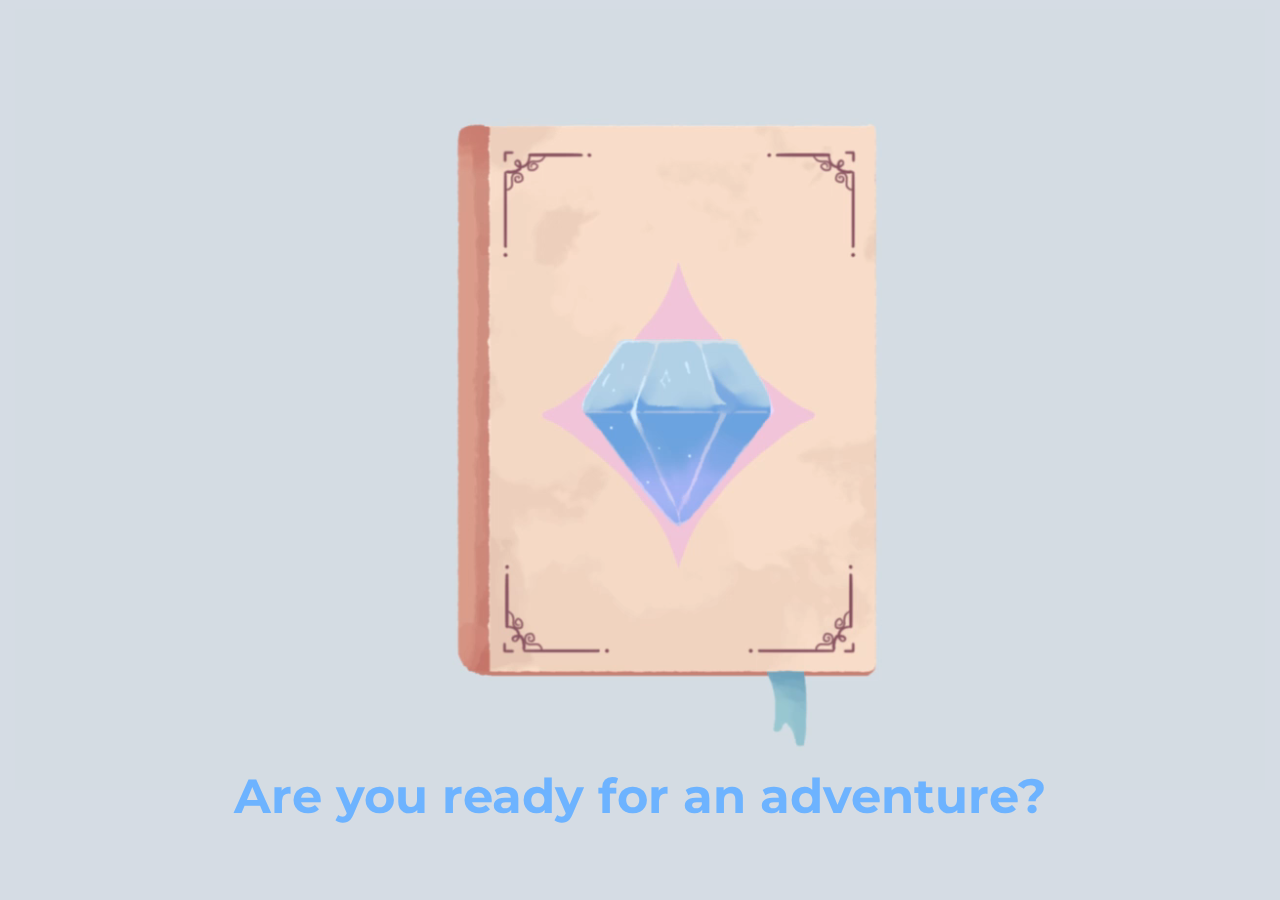
<file: MAIN/index.html>
<!DOCTYPE html>
<html>
<head>
<title>Tales of  Caratland</title>
 <meta charset="UTF-8">
  <meta name="description" content="A Fairytale-themed SEVENTEEN Artzine by Talented Fanartists">
  <meta name="viewport" content="width=device-width, initial-scale=1.0">
  <meta name="viewport" content="width=device-width" />
<link rel="stylesheet" href="https://stackpath.bootstrapcdn.com/bootstrap/4.4.1/css/bootstrap.min.css" integrity="sha384-Vkoo8x4CGsO3+Hhxv8T/Q5PaXtkKtu6ug5TOeNV6gBiFeWPGFN9MuhOf23Q9Ifjh" crossorigin="anonymous">
<script src="https://code.jquery.com/jquery-3.4.1.min.js"></script>
<script src="https://stackpath.bootstrapcdn.com/bootstrap/4.3.1/js/bootstrap.min.js" integrity="sha384-JjSmVgyd0p3pXB1rRibZUAYoIIy6OrQ6VrjIEaFf/nJGzIxFDsf4x0xIM+B07jRM" crossorigin="anonymous"></script>

<!-- CSS -->
<link rel="shortcut icon" href="img/faviconB.ico">
<link rel="stylesheet" type="text/css" href="css/css.css">
<link href="https://fonts.googleapis.com/css2?family=Montserrat:wght@500&display=swap" rel="stylesheet">
<link href="https://fonts.googleapis.com/css2?family=Handlee&display=swap" rel="stylesheet">

</head>

<body style="background-color:#D5DCE4; font-family: 'Handlee', cursive;">
<div id="anc" class="container-fluid">
	<video id="videoSM" width="100%" height="100%">
   	<source id="smallVid" style="display:none" height="800px" src="img/M2.mp4" type="video/mp4">
</video>
<video id="videoBG" width="100%" height="800">
    <source id="bigVid" style="display:none" src="img/M1.mp4" type="video/mp4">
</video>
	<div class="container Hclk">
	<h2 class="cntAlign" style="cursor:pointer"><a href="#anc" id="1clickH"  onclick="playVideo()">Are you ready for an <span class="bluee">adventure?</span></a></h2>
	</div>
</div>

</body>
<script type="text/javascript">
	$(document).ready(function () {
  if ($(window).width() > 800) {
    $('#videoBG').css('display', 'block');
  } else {
    $('#videoSM').css('display', 'block');
  }
});
</script>

<script type="text/javascript">
	function playVideo(){
    var video = document.getElementById('videoBG');
    var videoS = document.getElementById('videoSM');
    var textx = document.getElementById('1clickH');
    textx.style.display = "none";

    if(window.screen.width > 800) {
    video.style.display = "block";
    video.play();
	}else{
    videoS.style.display = "block";
    videoS.play();
    
	}
    video.addEventListener('ended',function(){
       window.location = 'menu.html';
  });
    videoS.addEventListener('ended',function(){
       window.location = 'menu.html';
  });
}
	
</script>
</html>
</file>
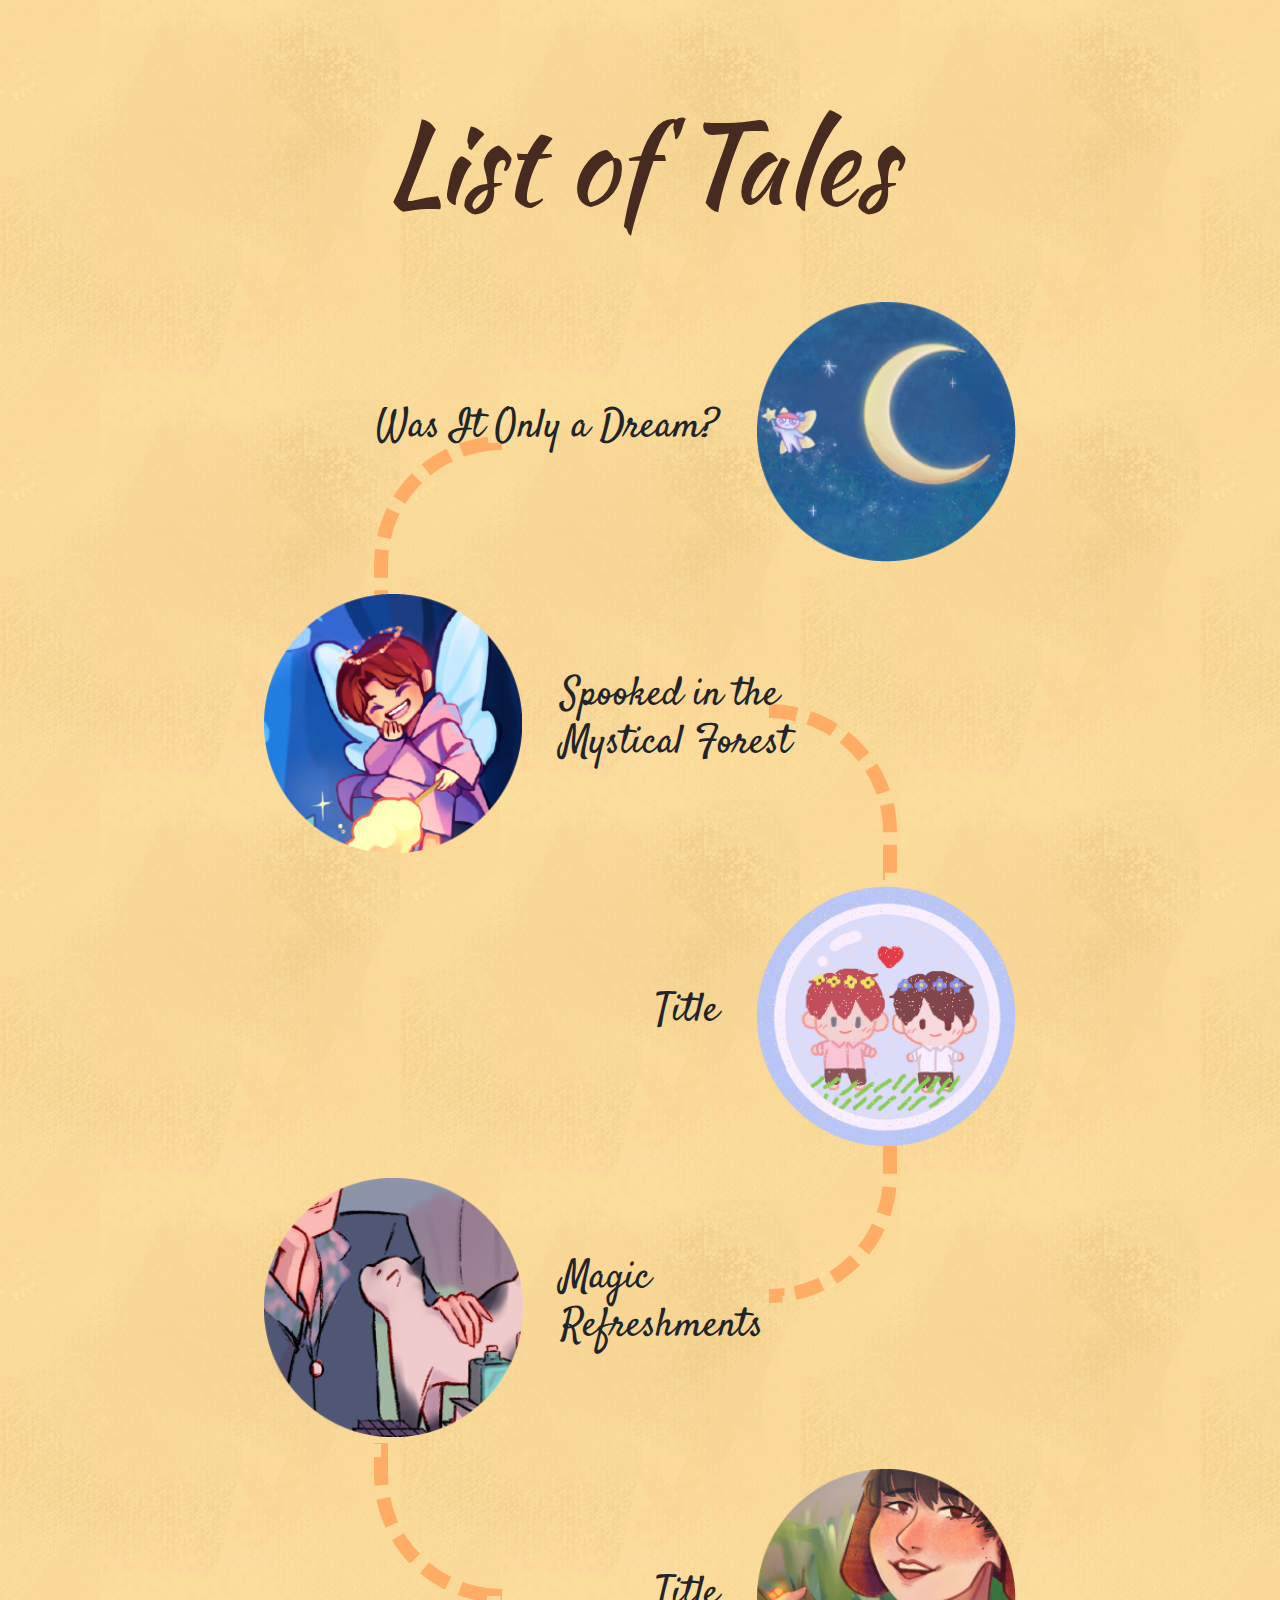
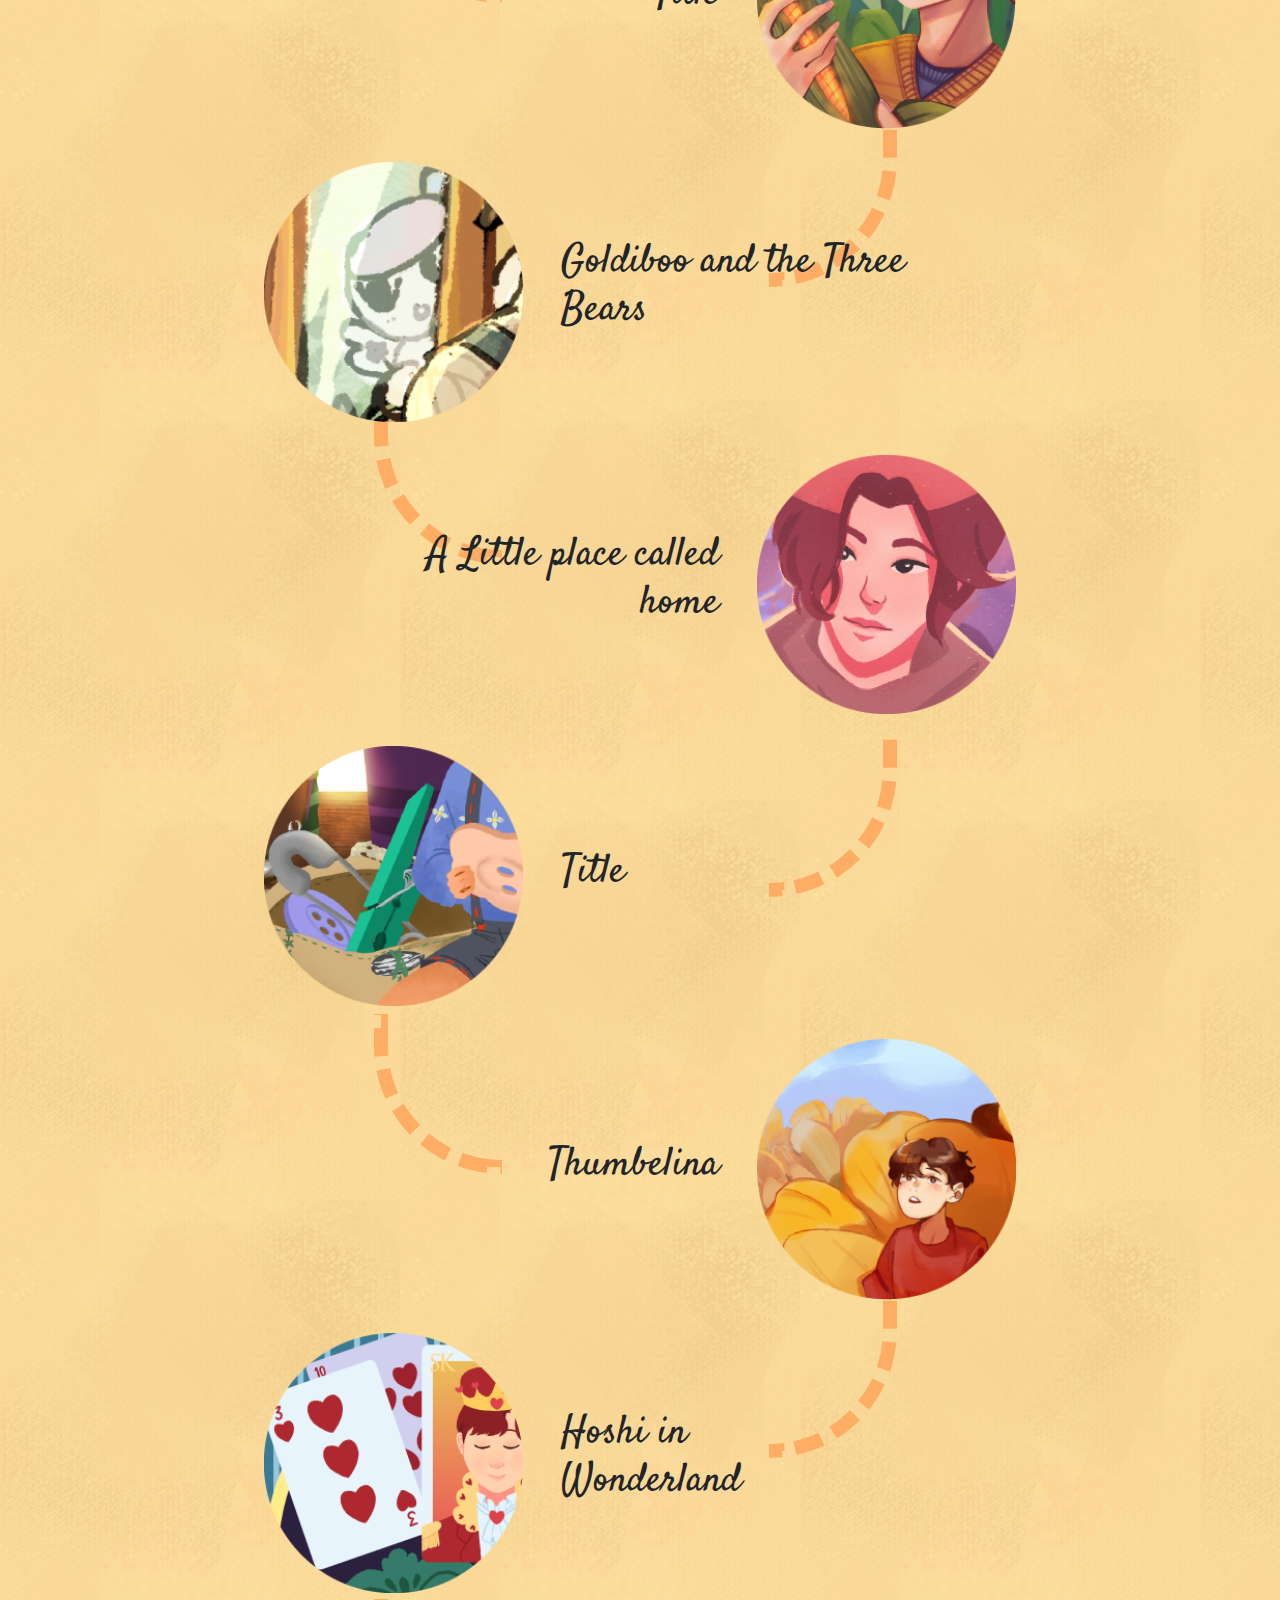
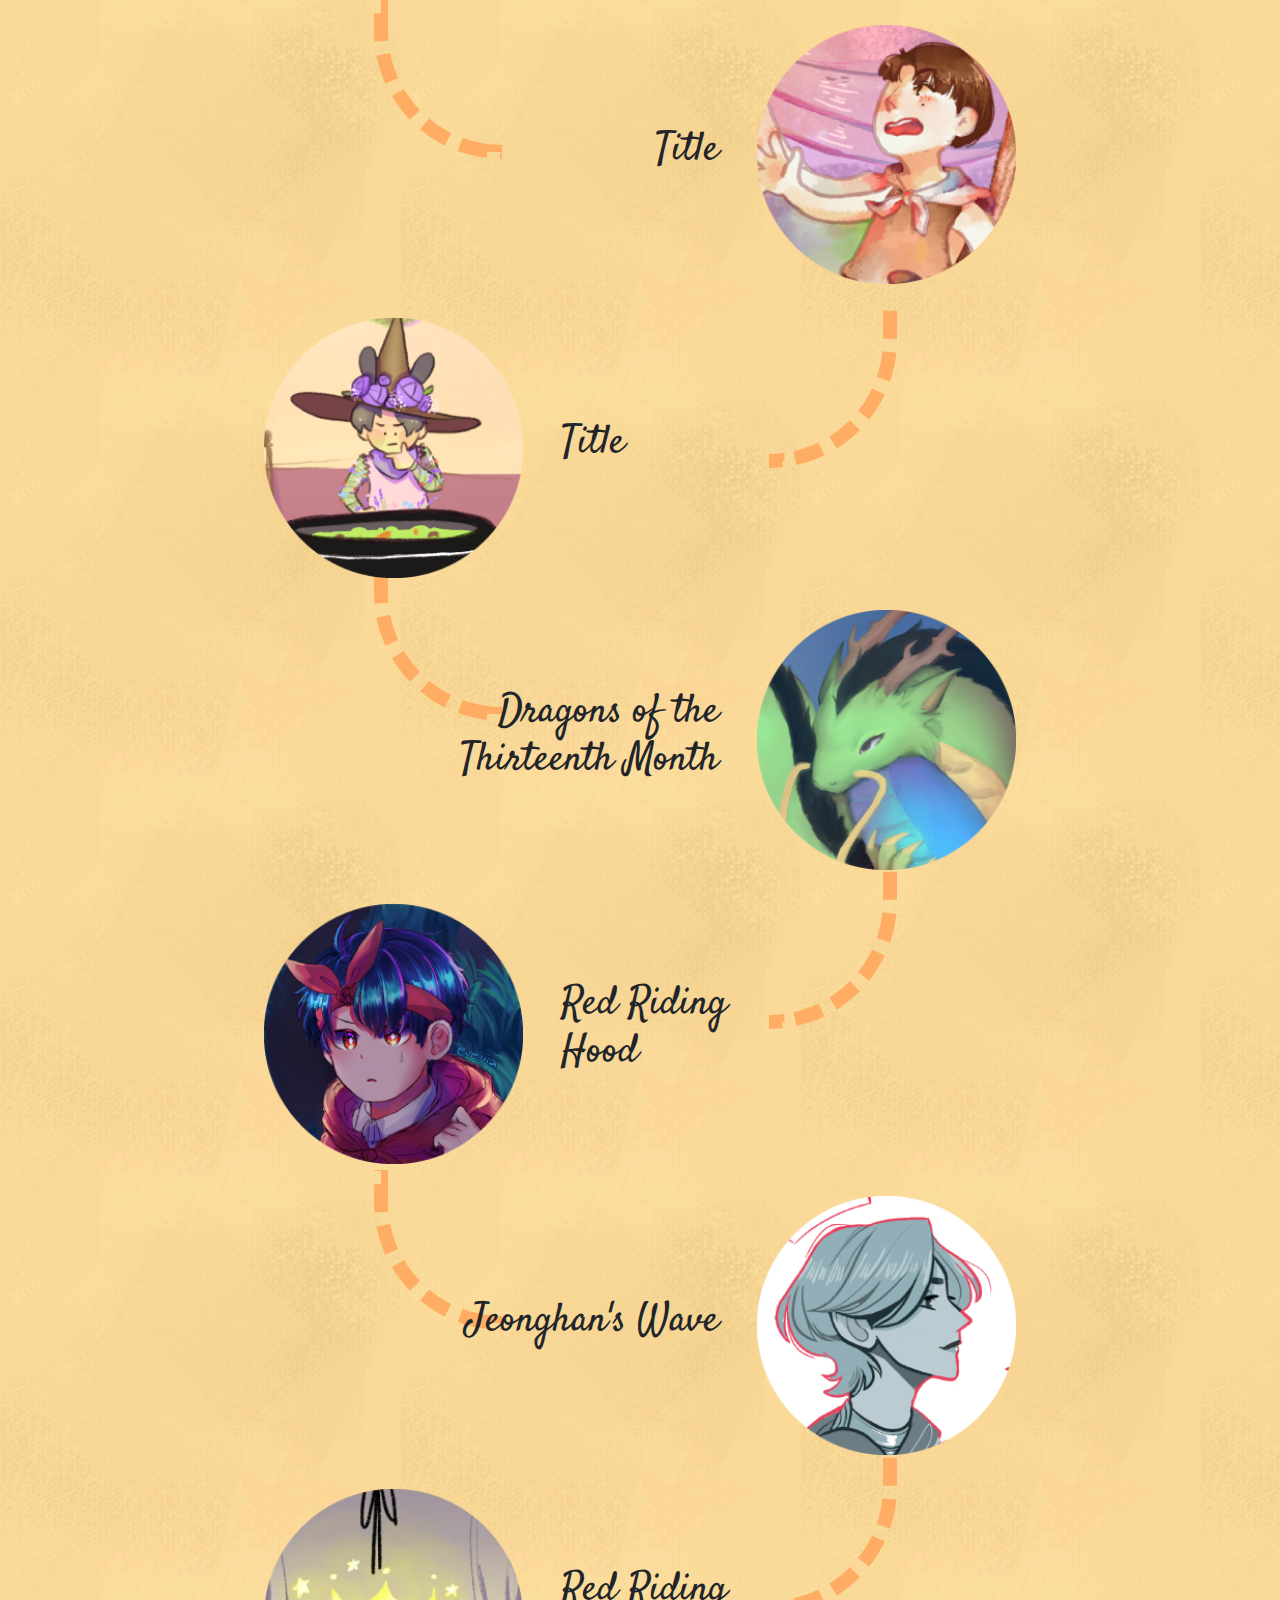
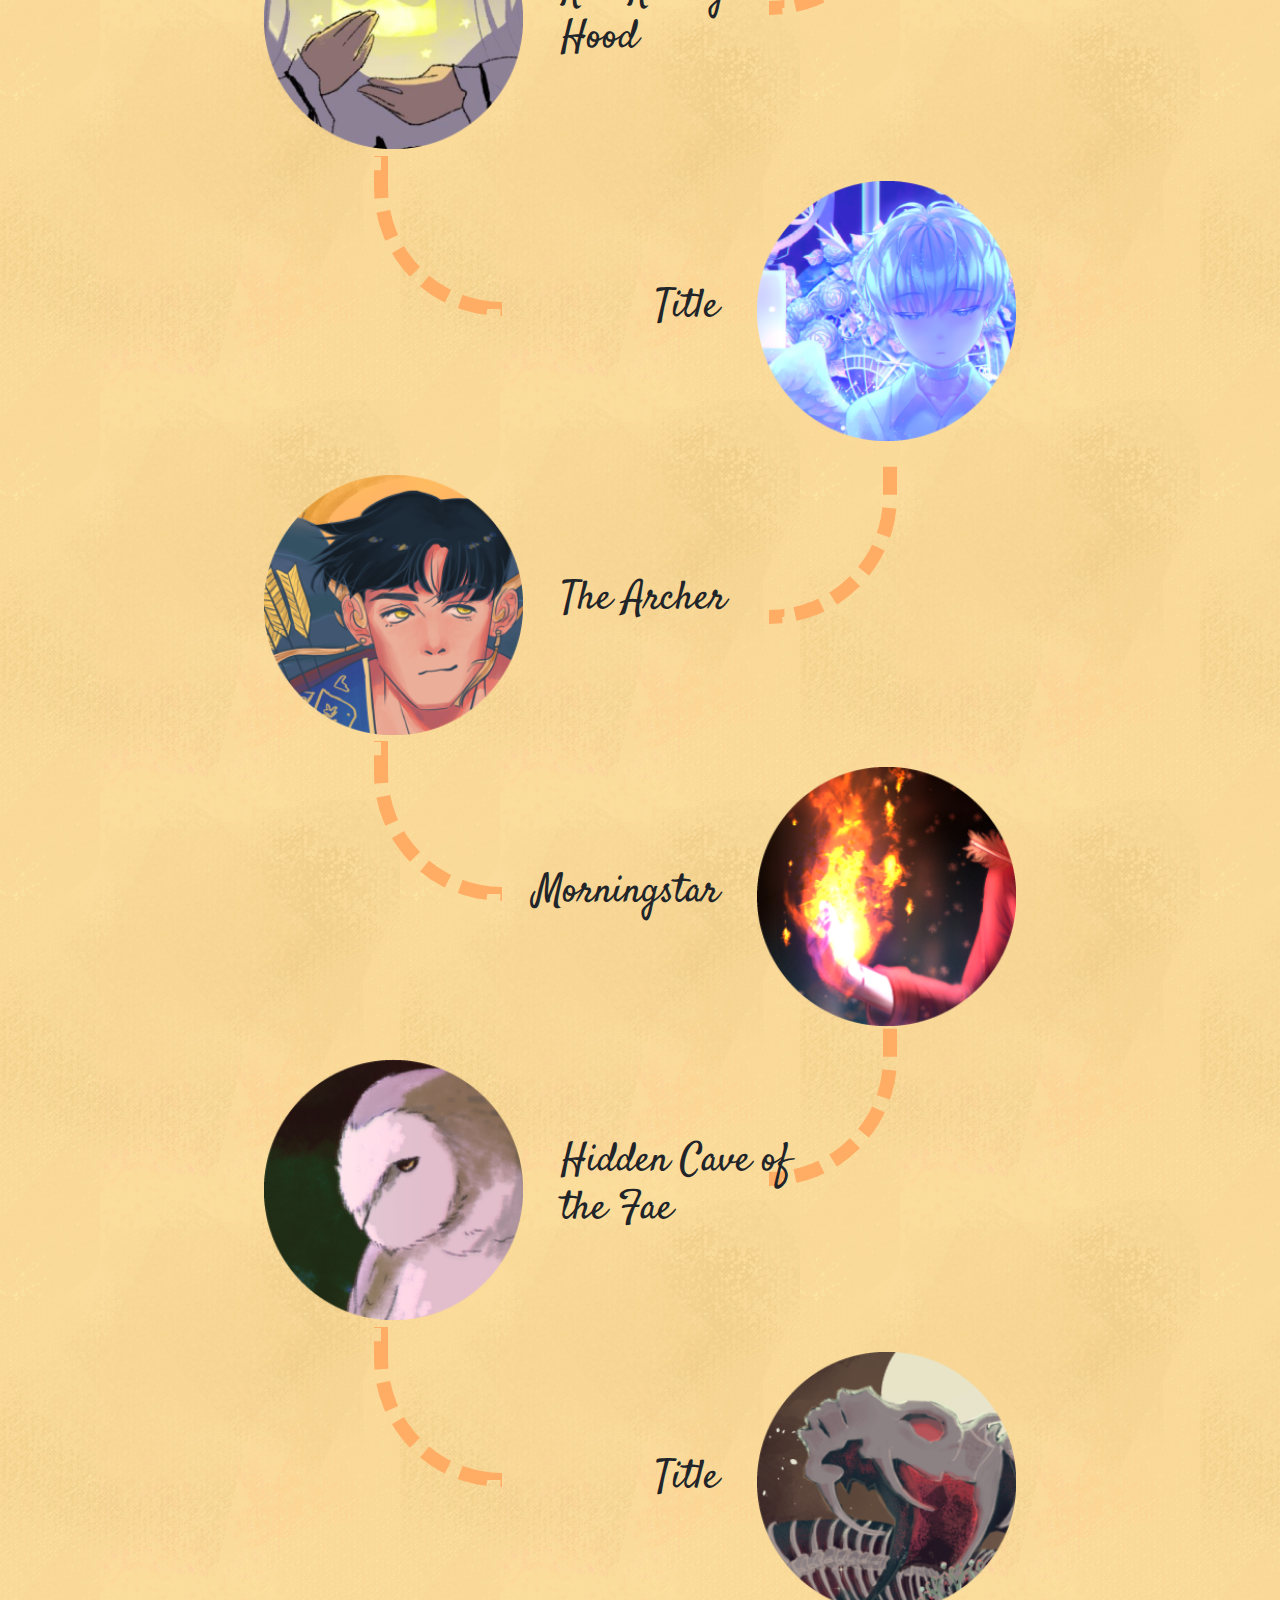
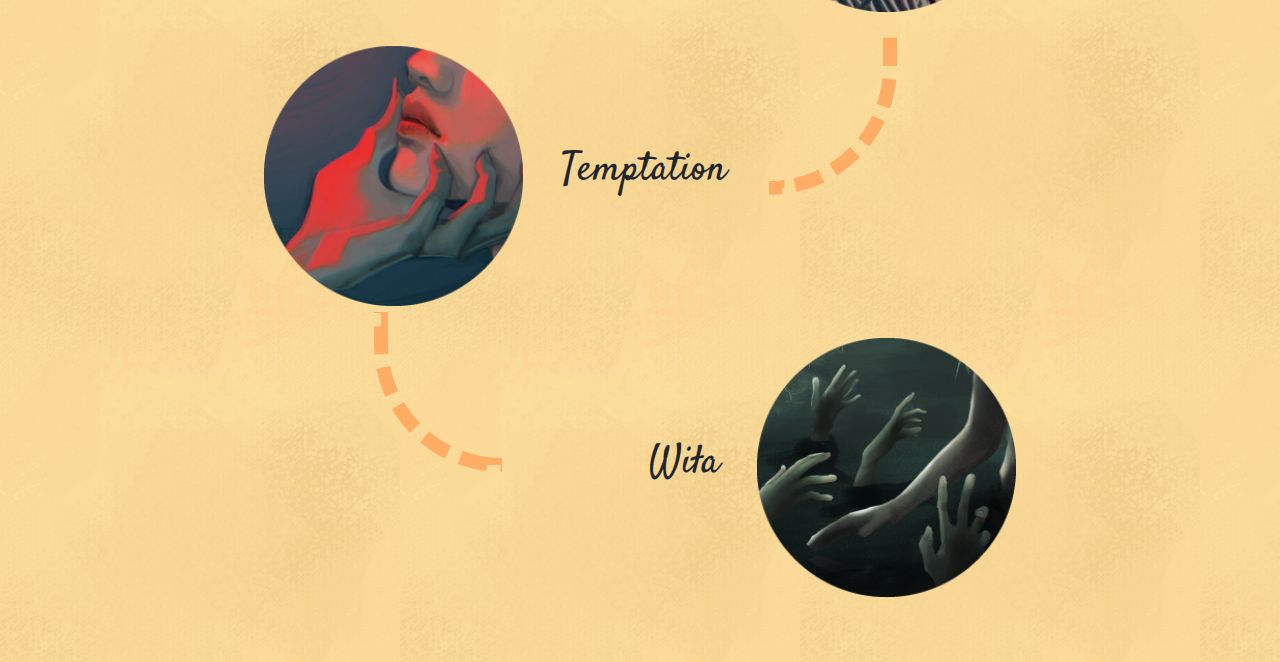
<file: MAIN/menu.html>
<!DOCTYPE html>
<html>
<head>
<title>Tales of  Caratland</title>
 <meta charset="UTF-8">
  <meta name="description" content="A Fairytale-themed SEVENTEEN Artzine by Talented Fanartists">
  <meta name="viewport" content="width=device-width, initial-scale=1.0">
  <meta name="viewport" content="width=device-width" />
<link rel="stylesheet" href="https://stackpath.bootstrapcdn.com/bootstrap/4.4.1/css/bootstrap.min.css" integrity="sha384-Vkoo8x4CGsO3+Hhxv8T/Q5PaXtkKtu6ug5TOeNV6gBiFeWPGFN9MuhOf23Q9Ifjh" crossorigin="anonymous">
<script src="https://code.jquery.com/jquery-3.4.1.min.js"></script>
<script src="https://stackpath.bootstrapcdn.com/bootstrap/4.3.1/js/bootstrap.min.js" integrity="sha384-JjSmVgyd0p3pXB1rRibZUAYoIIy6OrQ6VrjIEaFf/nJGzIxFDsf4x0xIM+B07jRM" crossorigin="anonymous"></script>

<link rel="shortcut icon" href="img/favicon.ico">
<link rel="stylesheet" type="text/css" href="css/css.css">

<!-- FONTS -->
<link href="https://fonts.googleapis.com/css2?family=Kaushan+Script&display=swap" rel="stylesheet">
<link href="https://fonts.googleapis.com/css2?family=Satisfy&display=swap" rel="stylesheet">

</head>

<body class="goldee">
<div class="container">
  <div class="space"></div>
  <div class="space"></div>
  <div  class="row">
    <div class="col-12">
  <h1 class="text-center Ctitle">List of Tales</h1>
</div>
  </div>

  <div class="space"></div>

  <div class="row p-2 LL">
    <div class="col-3">
    </div>
    <div class="col-4 my-auto lines">
      <h1 class="align-middle text-right">Was It Only a Dream?</h1>
    </div>
    <div class="col-4">
      <a href="bobahamu.html"><img class="p-2 img-responsive" width="80%" src="img/menuicons/ic-01.png"/></a>
    </div>
    <div class="col-1"></div>
  </div>

  <div class="row p-2 RR">
    <div class="col-1"></div>
    <div class="col-4 text-right">
      <a href="rin.html"><img class="p-2 img-responsive" width="80%" src="img/menuicons/ic-02.png"/></a>
    </div>
    <div class="col-4 my-auto linesR">
      <h1 class="align-middle text-left">Spooked in the Mystical Forest</h1>
    </div>
    <div class="col-3">
    </div>
  </div>

   <div class="row p-2 LL">
    <div class="col-3">
    </div>
    <div class="col-4 my-auto">
      <h1 class="align-middle text-right">Title</h1>
    </div>
    <div class="col-4">
      <a href="fifirarart.html"><img class="p-2 img-responsive" width="80%" src="img/menuicons/ic-03.png"/></a>
    </div>
    <div class="col-1"></div>
  </div>

   <div class="row p-2 RR">
    <div class="col-1"></div>
    <div class="col-4 text-right">
      <a href="notcutebutart.html"><img class="p-2 img-responsive" width="80%" src="img/menuicons/icons-01.png"/></a>
    </div>
    <div class="col-3 my-auto linesRB">
      <h1 class="align-middle text-left">Magic Refreshments</h1>
    </div>
    <div class="col-3">
    </div>
  </div>

  <div class="row p-2 LL">
    <div class="col-3">
    </div>
    <div class="col-4 my-auto linesB">
      <h1 class="align-middle text-right">Title</h1>
    </div>
    <div class="col-4">
      <a href="raccoonmilla.html"><img class="p-2 img-responsive" width="80%" src="img/menuicons/icons-02.png"/></a>
    </div>
    <div class="col-1"></div>
  </div>

   <div class="row p-2 RR">
    <div class="col-1"></div>
    <div class="col-4 text-right">
      <a href="josshere.html"><img class="p-2 img-responsive" width="80%" src="img/menuicons/icons-03.png"/></a>
    </div>
    <div class="col-4 my-auto linesRB">
      <h1 class="align-middle text-left">Goldiboo and the Three Bears</h1>
    </div>
    <div class="col-3">
    </div>
  </div>

  <div class="row p-2 LL">
    <div class="col-3">
    </div>
    <div class="col-4 my-auto linesB">
      <h1 class="align-middle text-right">A Little place called home</h1>
    </div>
    <div class="col-4">
      <a href="merjyh.html"><img class="p-2 img-responsive" width="80%" src="img/menuicons/icons-04.png"/></a>
    </div>
    <div class="col-1"></div>
  </div>

   <div class="row p-2 RR">
    <div class="col-1"></div>
    <div class="col-4 text-right">
      <a href="jeonghangelito.html"><img class="p-2 img-responsive" width="80%" src="img/menuicons/icons-05.png"/></a>
    </div>
    <div class="col-3 my-auto linesRB">
      <h1 class="align-middle text-left">Title</h1>
    </div>
    <div class="col-3">
    </div>
  </div>

  <div class="row p-2 LL">
    <div class="col-3">
    </div>
    <div class="col-4 my-auto linesB">
      <h1 class="align-middle text-right">Thumbelina</h1>
    </div>
    <div class="col-4">
      <a href="jeonowonu.html"><img class="p-2 img-responsive" width="80%" src="img/menuicons/icons-06.png"/></a>
    </div>
    <div class="col-1"></div>
  </div>

   <div class="row p-2 RR">
    <div class="col-1"></div>
    <div class="col-4 text-right">
      <a href="mintealuv.html"><img class="p-2 img-responsive" width="80%" src="img/menuicons/icons-07.png"/></a>
    </div>
    <div class="col-3 my-auto linesRB">
      <h1 class="align-middle text-left">Hoshi in Wonderland</h1>
    </div>
    <div class="col-3">
    </div>
  </div>

  <div class="row p-2 LL">
    <div class="col-3">
    </div>
    <div class="col-4 my-auto linesB">
      <h1 class="align-middle text-right">Title</h1>
    </div>
    <div class="col-4">
      <a href="casualima.html"><img class="p-2 img-responsive" width="80%" src="img/menuicons/icons-08.png"/></a>
    </div>
    <div class="col-1"></div>
  </div>

   <div class="row p-2 RR">
    <div class="col-1"></div>
    <div class="col-4 text-right">
      <a href="gnomicgabby.html"><img class="p-2 img-responsive" width="80%" src="img/menuicons/icons-09.png"/></a>
    </div>
    <div class="col-3 my-auto linesRB">
      <h1 class="align-middle text-left">Title</h1>
    </div>
    <div class="col-3">
    </div>
  </div>

  <div class="row p-2 LL">
    <div class="col-3">
    </div>
    <div class="col-4 my-auto linesB">
      <h1 class="align-middle text-right">Dragons of the Thirteenth Month</h1>
    </div>
    <div class="col-4">
      <a href="cheolass.html"><img class="p-2 img-responsive" width="80%" src="img/menuicons/icons-10.png"/></a>
    </div>
    <div class="col-1"></div>
  </div>

   <div class="row p-2 RR">
    <div class="col-1"></div>
    <div class="col-4 text-right">
      <a href="eve.html"><img class="p-2 img-responsive" width="80%" src="img/menuicons/icons-11.png"/></a>
    </div>
    <div class="col-3 my-auto linesRB">
      <h1 class="align-middle text-left">Red Riding Hood</h1>
    </div>
    <div class="col-3">
    </div>
  </div>

  <div class="row p-2 LL">
    <div class="col-3">
    </div>
    <div class="col-4 my-auto linesB">
      <h1 class="align-middle text-right">Jeonghan's Wave</h1>
    </div>
    <div class="col-4">
      <a href="moonysorrows.html"><img class="p-2 img-responsive" width="80%" src="img/menuicons/icons-12.png"/></a>
    </div>
    <div class="col-1"></div>
  </div>

   <div class="row p-2 RR">
    <div class="col-1"></div>
    <div class="col-4 text-right">
      <a href="keryuwu.html"><img class="p-2 img-responsive" width="80%" src="img/menuicons/icons-13.png"/></a>
    </div>
    <div class="col-3 my-auto linesRB">
      <h1 class="align-middle text-left">Red Riding Hood</h1>
    </div>
    <div class="col-3">
    </div>
  </div>

  <div class="row p-2 LL">
    <div class="col-3">
    </div>
    <div class="col-4 my-auto linesB">
      <h1 class="align-middle text-right">Title</h1>
    </div>
    <div class="col-4">
      <a href="yuzurira.html"><img class="p-2 img-responsive" width="80%" src="img/menuicons/icons-14.png"/></a>
    </div>
    <div class="col-1"></div>
  </div>

   <div class="row p-2 RR">
    <div class="col-1"></div>
    <div class="col-4 text-right">
      <a href="chwetokki.html"><img class="p-2 img-responsive" width="80%" src="img/menuicons/icons-15.png"/></a>
    </div>
    <div class="col-3 my-auto linesRB">
      <h1 class="align-middle text-left">The Archer</h1>
    </div>
    <div class="col-3">
    </div>
  </div>

<div class="row p-2 LL">
    <div class="col-3">
    </div>
    <div class="col-4 my-auto linesB">
      <h1 class="align-middle text-right">Morningstar</h1>
    </div>
    <div class="col-4">
      <a href="hakhoons.html"><img class="p-2 img-responsive" width="80%" src="img/menuicons/icons-16.png"/></a>
    </div>
    <div class="col-1"></div>
  </div>

   <div class="row p-2 RR">
    <div class="col-1"></div>
    <div class="col-4 text-right">
      <a href="egadmychips.html"><img class="p-2 img-responsive" width="80%" src="img/menuicons/icons-17.png"/></a>
    </div>
    <div class="col-3 my-auto linesRB">
      <h1 class="align-middle text-left">Hidden Cave of the Fae</h1>
    </div>
    <div class="col-3">
    </div>
  </div>

<div class="row p-2 LL">
    <div class="col-3">
    </div>
    <div class="col-4 my-auto linesB">
      <h1 class="align-middle text-right">Title</h1>
    </div>
    <div class="col-4">
      <a href="yuzurira.html"><img class="p-2 img-responsive" width="80%" src="img/menuicons/icons-18.png"/></a>
    </div>
    <div class="col-1"></div>
  </div>

   <div class="row p-2 RR">
    <div class="col-1"></div>
    <div class="col-4 text-right">
      <a href="pellchi.html"><img class="p-2 img-responsive" width="80%" src="img/menuicons/icons-19.png"/></a>
    </div>
    <div class="col-3 my-auto linesRB">
      <h1 class="align-middle text-left">Temptation</h1>
    </div>
    <div class="col-3">
    </div>
  </div>

<div class="row p-2 LL">
    <div class="col-3">
    </div>
    <div class="col-4 my-auto linesB">
      <h1 class="align-middle text-right">Wiła </h1>
    </div>
    <div class="col-4">
      <a href="Lililiyabbayo_o.html"><img class="p-2 img-responsive" width="80%" src="img/menuicons/icons-20.png"/></a>
    </div>
    <div class="col-1"></div>
  </div>

<div class="space"></div>

</div>

</body>
</html>
</file>
<file: MAIN/css/css.css>
* {
	margin:0px;
	padding:0px;
	font-family: 'Montserrat', arial;
}

.artist h3 , h2 {
	font-family: 'Raleway';
	font-weight: 700;
}
p {
	1.2rem;
}
a {
	color:#6db3ff;
}
a:hover {
	text-decoration: none 
}

h2 {
	font-size:3rem;
	margin-bottom: 1rem;
}
.cntAlign {
	text-align: center;
	text-decoration: none;
}
.cntAlign a {
	text-decoration: none;
}

.Hclk {
	z-index:2;
	position: relative;
	top:-2em;
}
.bluee {
	color:#6db3ff;
}
#videoBG , #videoSM {
	display: none;
}

@media (max-width: 876px){
.resp-text {
	text-align: center !important;
}
}

.goldee {
	background-image:url(../img/mapbg.jpg);
}
.my-auto {
	margin-top: auto;
	margin-bottom: auto;
}
.my-auto h1 {
	font-family: 'Satisfy', cursive;
}
.Ctitle {
	font-family: 'Kaushan Script', cursive;
	font-size: 7rem;
	color:#472a20;
}
.space {
	height:3em;
}
.lines::before {
	content:"";
	position: absolute;
	z-index: -2;
	width: 8rem;
	height: 11rem;
    margin: 2rem 0px 0px 0rem;
    border:.9rem dashed #ffac64;
	border-radius: 170px 0 0 0;
	border-right: none;
	border-bottom: none;
}
.linesR::before {
	content:"";
	position: absolute;
	z-index: -2;
	width: 8rem;
	height: 11rem;
    margin: 2rem 0px 0rem 13rem;
    border: .9rem dashed #ffac64;
	border-radius: 0 170px 0 0;
	border-left: none;
	border-bottom: none;
}
.linesB::before {
	content:"";
	position: absolute;
	z-index: -2;
	width: 8rem;
	height: 10rem;
    margin: -8rem 10rem 0rem 0rem;
    border: .9rem dashed #ffac64;
	border-radius: 0  0 0 170px;
	border-right: none;
	border-top: none;
}

.linesRB::before {
	content:"";
	position: absolute;
	z-index: -2;
	width: 8rem;
	height: 10rem;
    margin: -7rem 0px 0rem 13rem;
    border: .9rem dashed #ffac64;
	border-radius: 0 0 170px 0;
	border-left: none;
	border-top: none;
}

/*-- IMG ZOOMS --*/
.switch {
            width:100%;
            overflow: hidden;
        }

/*-- ARTIST MISC --*/
 .artist {
 	background-color: #355a6c;
 }
 .artist h3 {
 	color:#8FDDEF;
 	font-size:20px;
 }
 .socials {
	font-size: 30px;
    color: #89fffb;
    margin-right: .5rem;
 }
 .socials:hover {
 	color:#fff;
 }

 .nav {
 	background-color:#F4DAC9;
 	color:#000;
 	border:transparent;
 	border-radius: 7px;
 	font:  700 1.3rem 'Raleway' ;
 	text-decoration: none
 }

 .nav:hover {
 	color:#c0ec22;
 	background-color: #cead5b;
 }

 footer {
 	background-color:#222;
 	color: #F4DAC9;
 	font-size: .75rem;
 }
 .break {
 	flex-basis: 100%;
  height: 0;
 }
</file>
